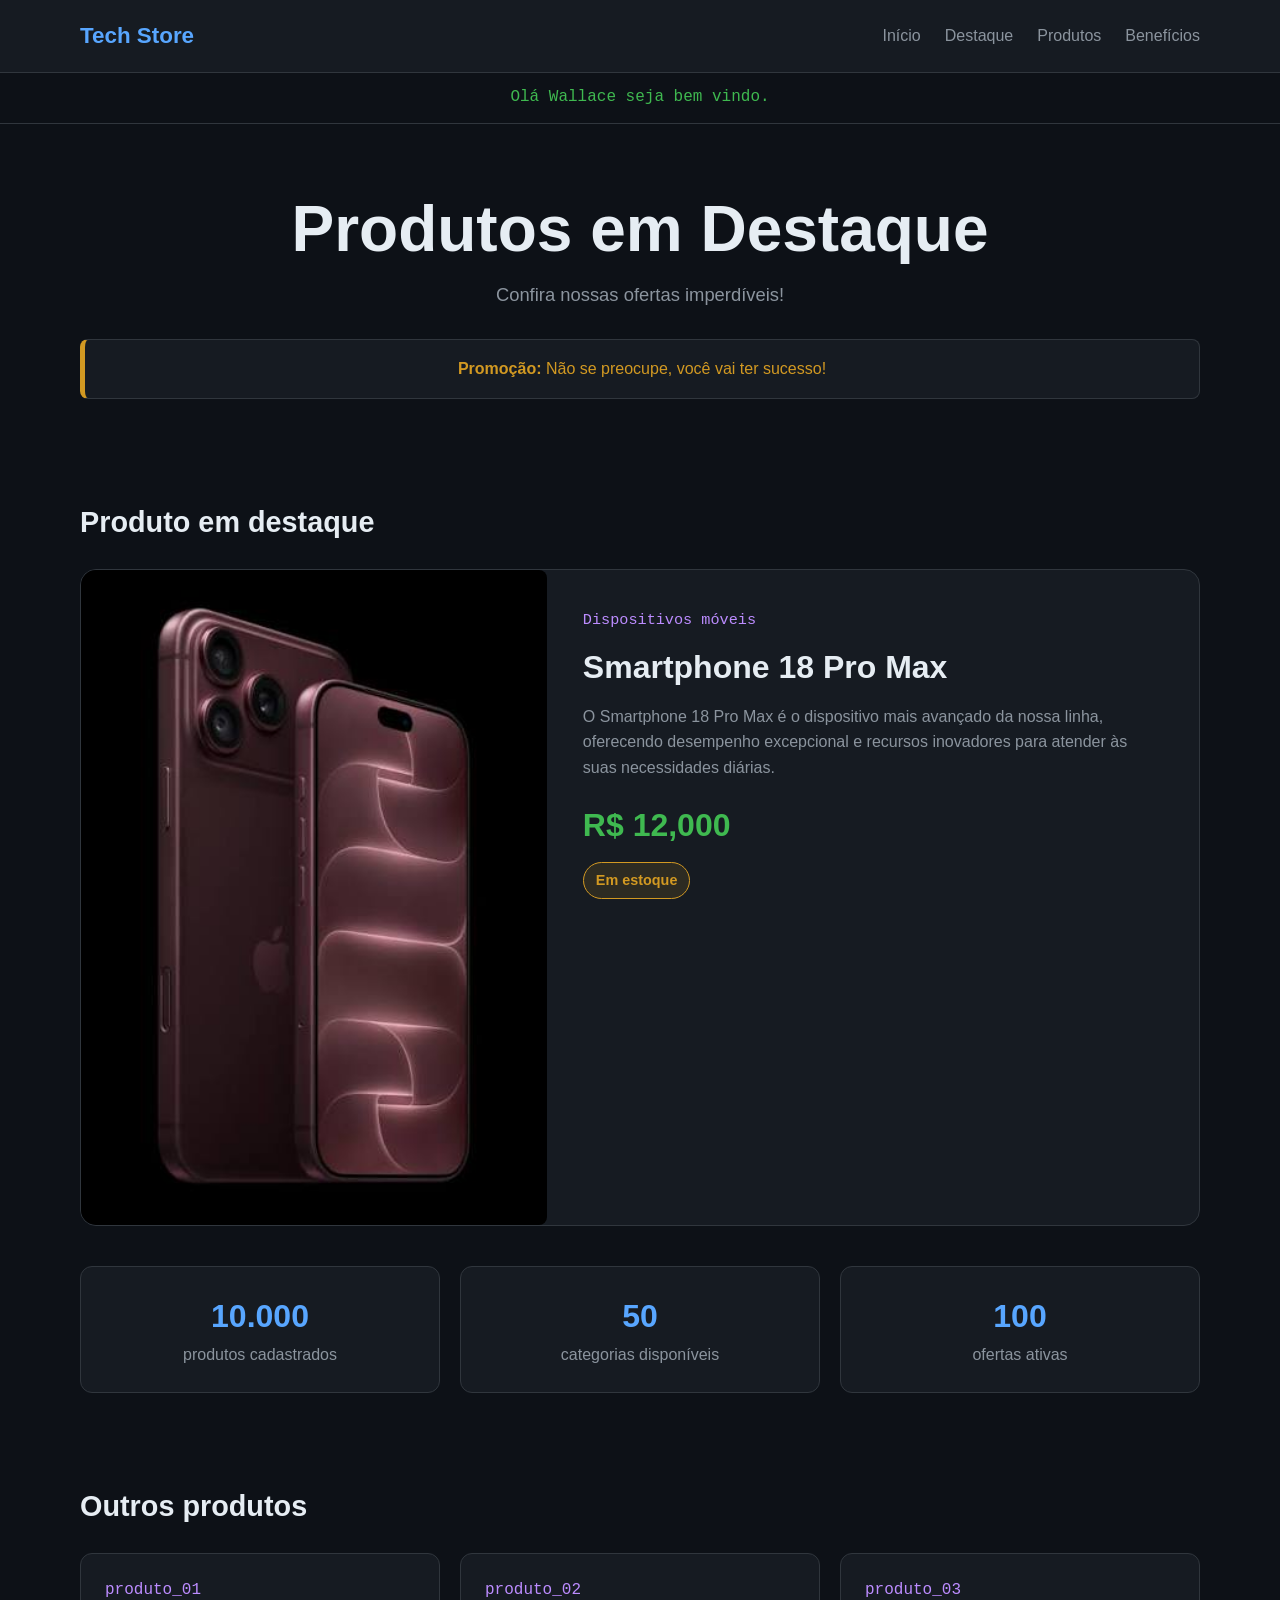
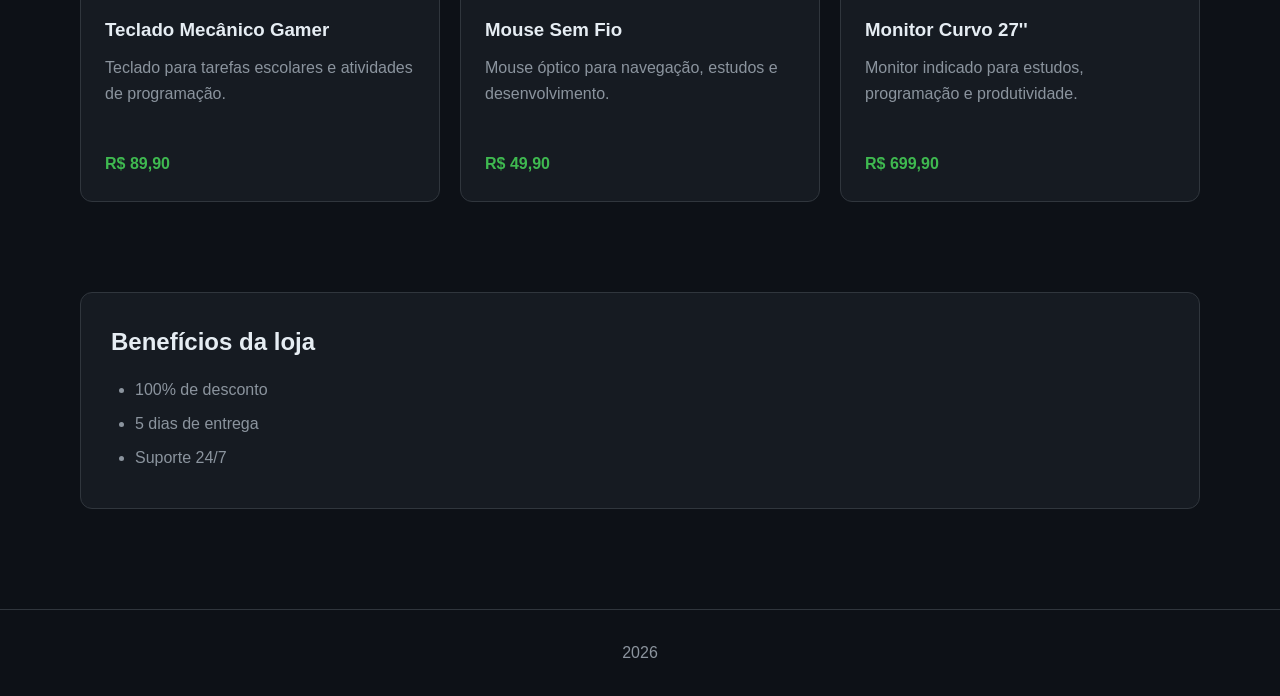
<file: atividade DON/index.html>
<!DOCTYPE html>
<html lang="pt-BR">
<head>
  <meta charset="UTF-8">
  <meta
    name="viewport"
    content="width=device-width, initial-scale=1.0"
  >

  <title>Catálogo de Tecnologia</title>

  <style>
    :root {
      --fundo: #0d1117;
      --painel: #161b22;
      --painel-claro: #21262d;
      --borda: #30363d;
      --texto: #e6edf3;
      --texto-secundario: #8b949e;
      --azul: #58a6ff;
      --verde: #3fb950;
      --amarelo: #d29922;
      --roxo: #bc8cff;
      --vermelho: #ff7b72;
    }

    * {
      box-sizing: border-box;
      margin: 0;
      padding: 0;
    }

    body {
      min-height: 100vh;
      background-color: var(--fundo);
      color: var(--texto);
      font-family: Arial, Helvetica, sans-serif;
      line-height: 1.6;
    }

    a {
      color: inherit;
      text-decoration: none;
    }

    .container {
      width: min(1120px, 90%);
      margin: 0 auto;
    }

    .cabecalho {
      border-bottom: 1px solid var(--borda);
      background-color: var(--painel);
    }

    .cabecalho-conteudo {
      min-height: 72px;
      display: flex;
      align-items: center;
      justify-content: space-between;
      gap: 30px;
    }

    .logo {
      color: var(--azul);
      font-size: 1.4rem;
      font-weight: bold;
    }

    .menu {
      display: flex;
      gap: 24px;
      list-style: none;
      color: var(--texto-secundario);
    }

    .menu a:hover {
      color: var(--texto);
    }

    .boas-vindas {
      padding: 12px 0;
      color: var(--verde);
      font-family: Consolas, monospace;
      text-align: center;
      border-bottom: 1px solid var(--borda);
    }

    .hero {
      padding: 70px 0;
      text-align: center;
    }

    .hero h1 {
      margin-bottom: 16px;
      color: var(--texto);
      font-size: clamp(2rem, 5vw, 4rem);
      line-height: 1.1;
    }

    .hero p {
      max-width: 700px;
      margin: 0 auto;
      color: var(--texto-secundario);
      font-size: 1.15rem;
    }

    .aviso {
      margin-top: 30px;
      padding: 16px 20px;
      color: var(--amarelo);
      background-color: var(--painel);
      border: 1px solid var(--borda);
      border-left: 5px solid var(--amarelo);
      border-radius: 8px;
    }

    .secao {
      padding: 30px 0 60px;
    }

    .titulo-secao {
      margin-bottom: 24px;
      font-size: 1.8rem;
    }

    .produto-destaque {
      display: grid;
      grid-template-columns: 1fr 1.4fr;
      overflow: hidden;
      background-color: var(--painel);
      border: 1px solid var(--borda);
      border-radius: 16px;
    }

    .produto-imagem {
      min-height: 340px;
      display: flex;
      align-items: center;
      justify-content: center;
      background: var(--painel-claro);
      color: var(--azul);
      font-size: 7rem;
    }

    .produto-conteudo {
      padding: 36px;
    }

    .categoria {
      color: var(--roxo);
      font-family: Consolas, monospace;
      font-size: 0.95rem;
    }

    .produto-conteudo h2 {
      margin: 10px 0;
      font-size: 2rem;
    }

    .produto-conteudo p {
      margin-bottom: 20px;
      color: var(--texto-secundario);
    }

    .preco {
      display: block;
      margin-bottom: 10px;
      color: var(--verde);
      font-size: 2rem;
      font-weight: bold;
    }

    .estoque {
      display: inline-block;
      padding: 6px 12px;
      color: var(--amarelo);
      background-color: rgba(210, 153, 34, 0.12);
      border: 1px solid var(--amarelo);
      border-radius: 20px;
      font-size: 0.9rem;
    }

    .estatisticas {
      display: grid;
      grid-template-columns: repeat(3, 1fr);
      gap: 20px;
      margin-top: 40px;
    }

    .estatistica {
      padding: 24px;
      text-align: center;
      background-color: var(--painel);
      border: 1px solid var(--borda);
      border-radius: 12px;
    }

    .estatistica strong {
      display: block;
      color: var(--azul);
      font-size: 2rem;
    }

    .estatistica span {
      color: var(--texto-secundario);
    }

    .produtos {
      display: grid;
      grid-template-columns: repeat(3, 1fr);
      gap: 20px;
    }

    .produto {
      padding: 24px;
      background-color: var(--painel);
      border: 1px solid var(--borda);
      border-radius: 12px;
    }

    .produto-codigo {
      display: block;
      margin-bottom: 12px;
      color: var(--roxo);
      font-family: Consolas, monospace;
    }

    .produto h3 {
      margin-bottom: 10px;
    }

    .produto p {
      min-height: 78px;
      color: var(--texto-secundario);
    }

    .produto-valor {
      display: block;
      margin-top: 18px;
      color: var(--verde);
      font-weight: bold;
    }

    .beneficios {
      padding: 30px;
      background-color: var(--painel);
      border: 1px solid var(--borda);
      border-radius: 12px;
    }

    .beneficios ul {
      margin-top: 16px;
      padding-left: 24px;
      color: var(--texto-secundario);
    }

    .beneficios li {
      margin-bottom: 8px;
    }

    .rodape {
      margin-top: 40px;
      padding: 30px 0;
      color: var(--texto-secundario);
      text-align: center;
      border-top: 1px solid var(--borda);
    }

    @media (max-width: 800px) {
      .cabecalho-conteudo {
        padding: 18px 0;
        flex-direction: column;
      }

      .produto-destaque {
        grid-template-columns: 1fr;
      }

      .produto-imagem {
        min-height: 220px;
      }

      .estatisticas,
      .produtos {
        grid-template-columns: 1fr;
      }
    }
            button {
            padding: 10px 20px;
            font-size: 16px;
            cursor: pointer;
            border-radius: 5px;
            
            padding: 10px 20px;
        }
        #botao-link {
            background-color: #007BFF;
            color: white;
            border: none;
        }
        #botao-link:hover {
            background-color: #0056b3;
        }
  </style>

  <script src="arquivo.js" defer></script>
</head>

<body>
  <header class="cabecalho">
    <div class="container cabecalho-conteudo">
      <a href="#" class="logo" id="nome-loja">
        CodeStore
      </a>

      <nav aria-label="Navegação principal">
        <ul class="menu">
          <li><a href="#inicio">Início</a></li>
          <li><a href="#destaque">Destaque</a></li>
          <li><a href="#produtos">Produtos</a></li>
          <li><a href="#beneficios">Benefícios</a></li>
        </ul>
      </nav>
    </div>
  </header>

  <p class="boas-vindas" id="mensagem_boas_vindas">
    Visitante conectado ao catálogo.
  </p>

  <main>
    <section class="hero" id="inicio">
      <div class="container">
        <h1 id="titulo-principal">
          Catálogo de produtos
        </h1>

        <p id="subtitulo-principal">
          Produtos para estudantes e profissionais de tecnologia.
        </p>

        <div class="aviso" id="aviso-promocao">
          Nenhuma promoção disponível no momento.
        </div>
      </div>
    </section>

    <section class="secao" id="destaque">
      <div class="container">
        <h2 class="titulo-secao" id="titulo-destaque">
          Produto em destaque
        </h2>

        <article class="produto-destaque">
          <div class="produto-imagem" aria-hidden="true">
            &lt;/&gt;
          </div>

          <div class="produto-conteudo">
            <span class="categoria" id="categoria-destaque">
              Categoria não informada
            </span>

            <h2 id="nome-produto-destaque">
              Produto sem nome
            </h2>

            <p id="descricao-produto-destaque">
              A descrição do produto ainda não foi cadastrada.
            </p>

            <span class="preco" id="preco-produto-destaque">
              R$ 0,00
            </span>

            <span class="estoque" id="status-estoque">
              Estoque não consultado
            </span>
          </div>
        </article>

        <div class="estatisticas">
          <article class="estatistica">
            <strong id="total-produtos">0</strong>
            <span>produtos cadastrados</span>
          </article>

          <article class="estatistica">
            <strong id="total-categorias">0</strong>
            <span>categorias disponíveis</span>
          </article>

          <article class="estatistica">
            <strong id="total-ofertas">0</strong>
            <span>ofertas ativas</span>
          </article>
        </div>
      </div>
    </section>

    <section class="secao" id="produtos">
      <div class="container">
        <h2 class="titulo-secao">Outros produtos</h2>

        <div class="produtos">
          <article class="produto">
            <span class="produto-codigo">produto_01</span>
            <h3 id="nome-produto-01">Teclado básico</h3>
            <p>
              Teclado para tarefas escolares e atividades de programação.
            </p>
            <span class="produto-valor">R$ 89,90</span>
          </article>

          <article class="produto">
            <span class="produto-codigo">produto_02</span>
            <h3 id="nome-produto-02">Mouse básico</h3>
            <p>
              Mouse óptico para navegação, estudos e desenvolvimento.
            </p>
            <span class="produto-valor">R$ 49,90</span>
          </article>

          <article class="produto">
            <span class="produto-codigo">produto_03</span>
            <h3 id="nome-produto-03">Monitor básico</h3>
            <p>
              Monitor indicado para estudos, programação e produtividade.
            </p>
            <span class="produto-valor">R$ 699,90</span>
          </article>
        </div>
      </div>
    </section>

    <section class="secao" id="beneficios">
      <div class="container">
        <div class="beneficios">
          <h2 id="titulo-beneficios">
            Benefícios da loja
          </h2>

          <ul id="lista-beneficios">
            <li>Benefícios ainda não cadastrados.</li>
          </ul>
        </div>
      </div>
    </section>
  </main>

  <footer class="rodape">
    <div class="container">
      <p>
        &copy; <span id="ano-atual">0000</span>
        <span id="texto-rodape">Catálogo de Tecnologia</span>
      </p>
    </div>
     <button id="botao-link">Link</button>
  </footer>
</body>
</html>
</file>
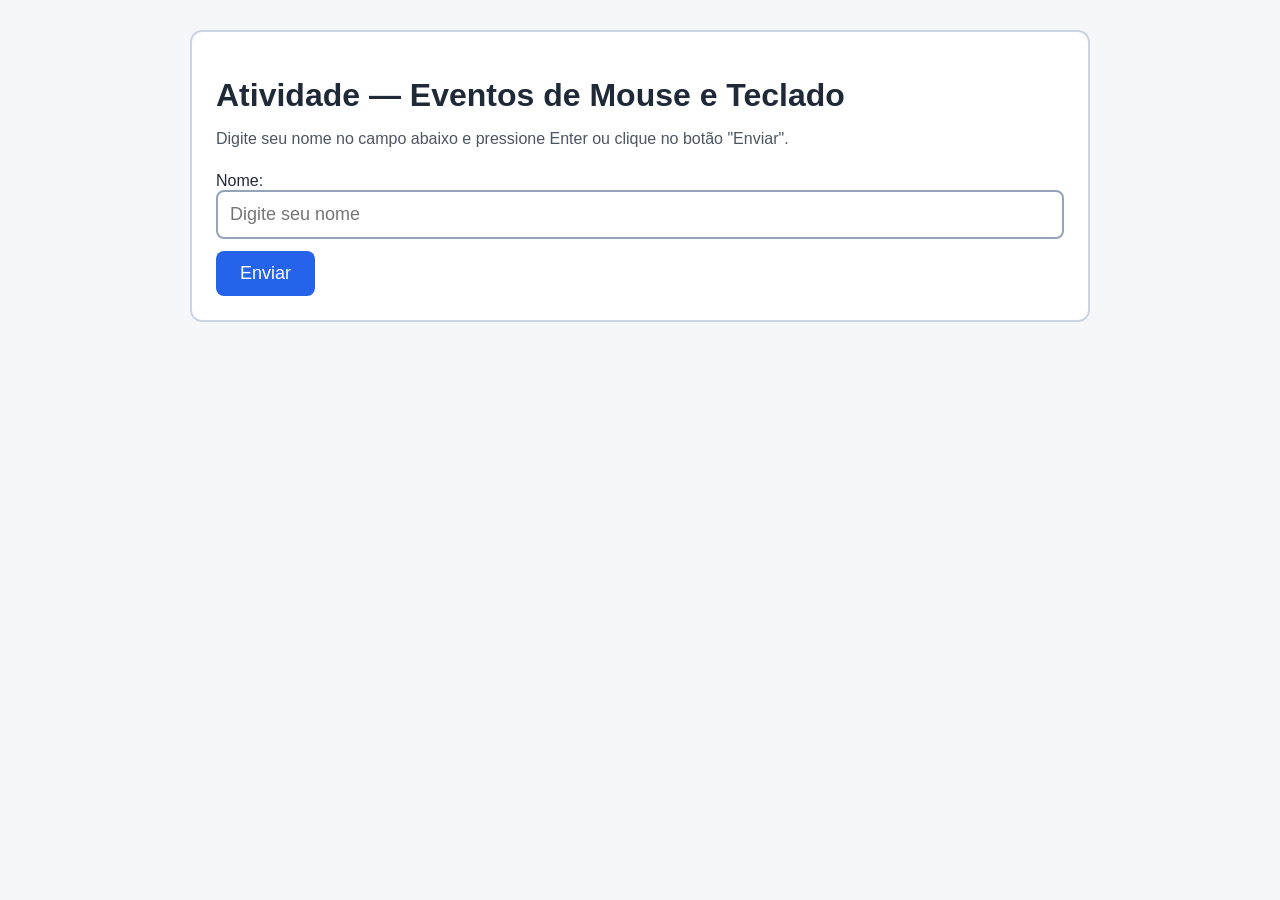
<file: atividade.front /index.html>
<!DOCTYPE html>
<html lang="pt-BR">
<head>
    <meta charset="UTF-8">
    <meta name="viewport" content="width=device-width, initial-scale=1.0">
    <title>Document</title>
    <style>
        body {
            font-family: Arial, sans-serif;
            max-width: 900px;
            margin: 30px auto;
            padding: 0 20px;
            background: #f4f6f8;
            color: #1f2937;
        }

        h1 {
            margin-bottom: 8px;
        }

        .orientacao {
            margin-bottom: 24px;
            color: #4b5563;
        }

        .painel {
            margin-bottom: 24px;
            padding: 24px;
            border: 2px solid #cbd5e1;
            border-radius: 12px;
            background: white;
        }

        #area-mouse {
            display: flex;
            align-items: center;
            justify-content: center;
            min-height: 180px;
            border: 3px dashed #2563eb;
            border-radius: 10px;
            background: #eff6ff;
            text-align: center;
            cursor: pointer;
            user-select: none;
        }

        #area-mouse.ponteiro-dentro {
            background: #dcfce7;
            border-color: #16a34a;
        }

        input {
            width: 100%;
            box-sizing: border-box;
            padding: 12px;
            border: 2px solid #94a3b8;
            border-radius: 8px;
            font-size: 18px;
        }
      #botao {
            margin-top: 12px;
            padding: 12px 24px;
            background-color: #2563eb;
            color: white;
            border: none;
            border-radius: 8px;
            font-size: 18px;
            cursor: pointer;
        }

        #botao:hover {
            background-color: #1d4ed8;
        }
    </style>
</head>
<body>
    <div class="painel">
        <h1>Atividade — Eventos de Mouse e Teclado</h1>
        <p class="orientacao">Digite seu nome no campo abaixo e pressione Enter ou clique no botão "Enviar".</p>        
    <form>
        <label for="nome">Nome:</label>
        <input type="text" id="nome" name="nome" placeholder="Digite seu nome">
        <button  id="botao" type="submit">Enviar</button>
    </form>
    </div>
    <p id="mensagem"></p>
    <script>
        const form = document.querySelector('form');
        const inputNome = document.getElementById('nome');
        const mensagem = document.getElementById('mensagem');

        form.addEventListener('submit', function(event) {
            event.preventDefault(); // Evita o envio do formulário
            const nome = inputNome.value.trim();
            if (nome) {
                mensagem.textContent = `Olá, ${nome}!`;
            } else {
                mensagem.textContent = 'Por favor, digite seu nome.';
            }
        });

   </script>
       
</body>
</html>
</file>
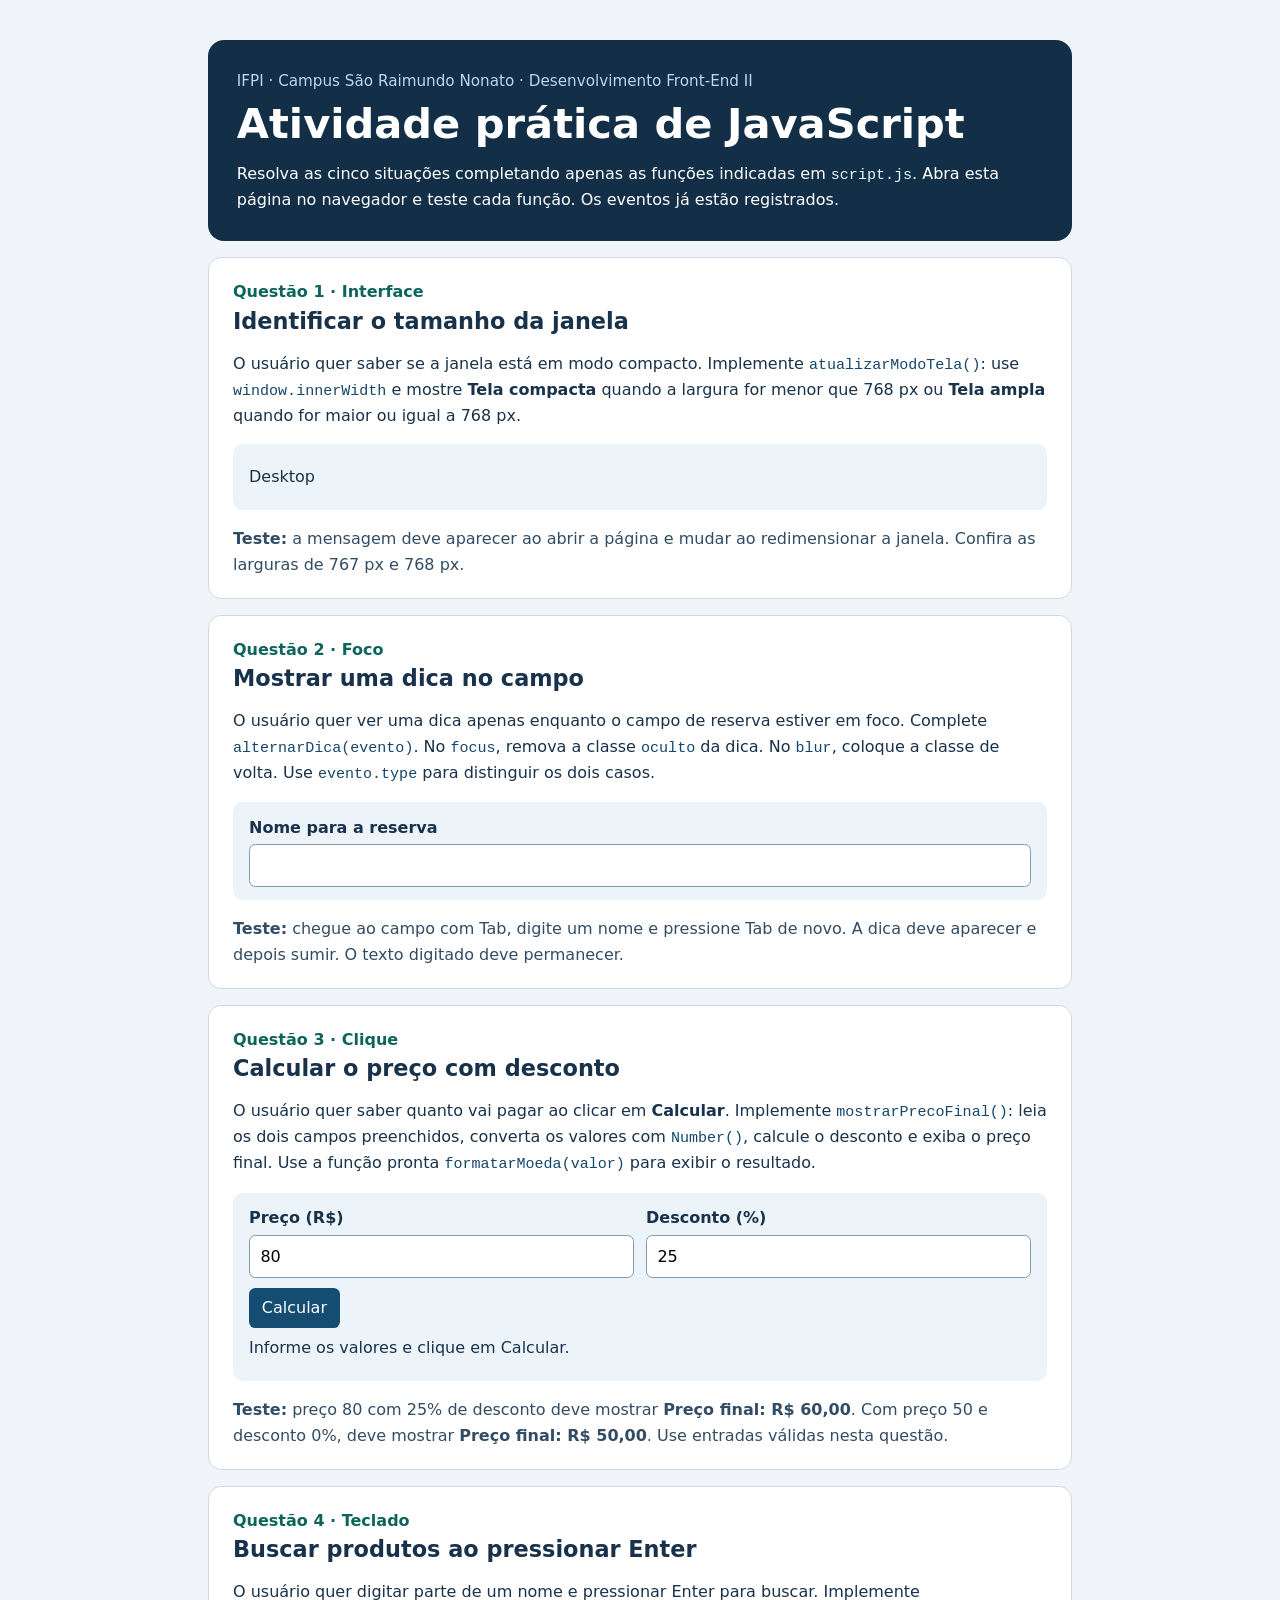
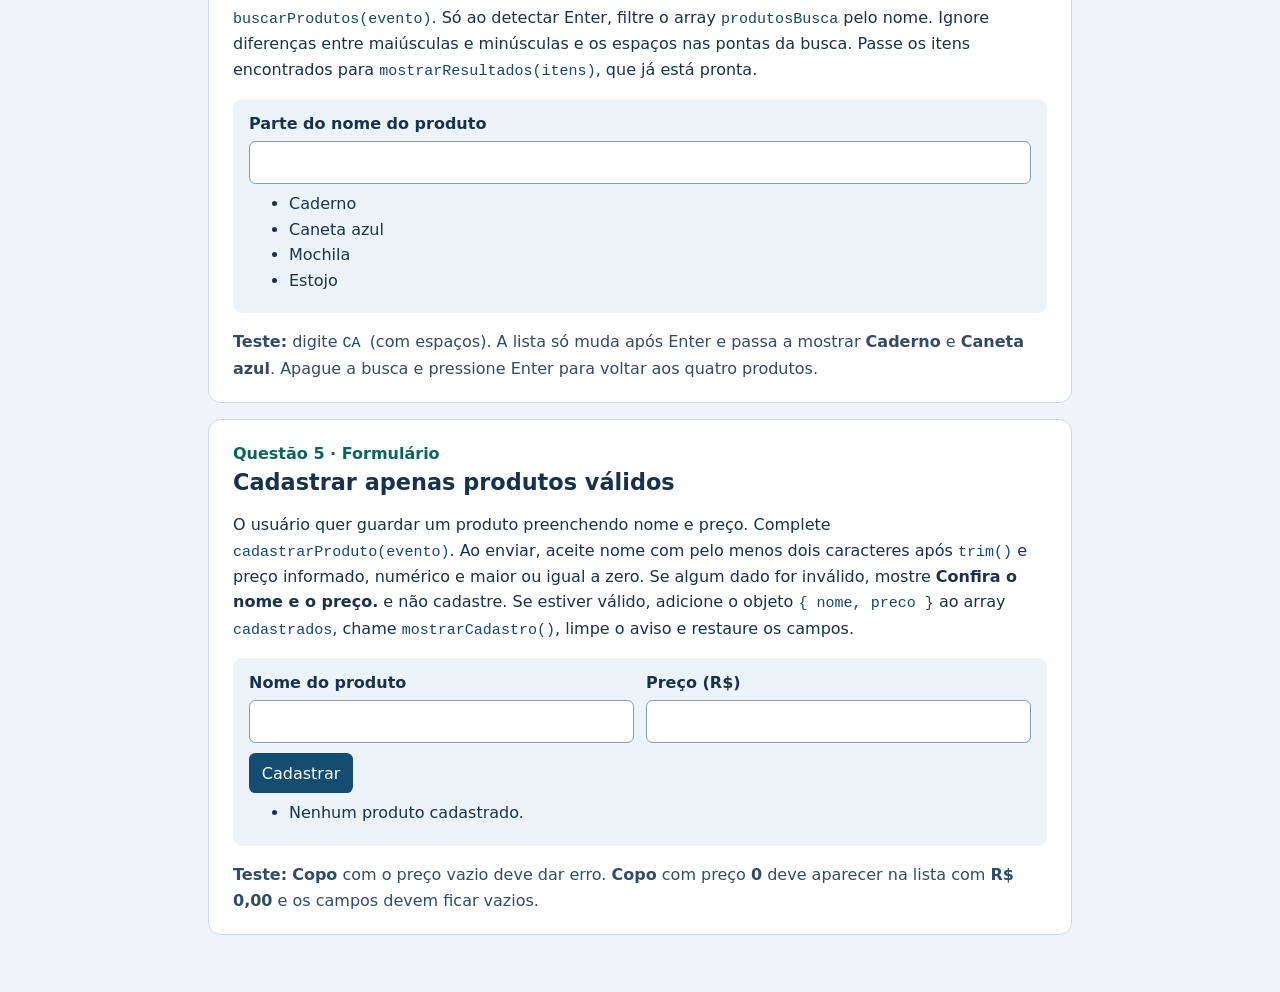
<file: atividade/09/atividade/07/catalogo_feira-f7a3f345b741471abfa50abeac5ec949/16/atividade /Atividade_5_Questoes_JavaScript/index.html>
<!doctype html>
<html lang="pt-BR">
<head>
  <meta charset="utf-8">
  <meta name="viewport" content="width=device-width, initial-scale=1">
  <title>Atividade prática de JavaScript | Front-End II</title>
  <script src="script.js" defer></script>
  <style>
    * { box-sizing: border-box; }
    body { margin: 0; background: #f1f5f9; color: #18324b; font: 1rem/1.6 system-ui, sans-serif; }
    main { width: min(100% - 2rem, 54rem); margin: 2.5rem auto 4rem; }
    header { padding: 1.8rem; border-radius: 1rem; background: #132f48; color: #fff; }
    header p, h1 { margin: 0; }
    header p + h1 { margin-top: .4rem; }
    h1 { line-height: 1.15; font-size: clamp(1.75rem, 5vw, 2.6rem); }
    header .curso { color: #b9d8ed; font-size: .95rem; }
    header .ordem { margin-top: .85rem; }
    header code { color: #e7f6ff; }
    section { margin-top: 1rem; padding: 1.3rem 1.5rem; border: 1px solid #ccd9e5; border-radius: .8rem; background: #fff; }
    .familia { margin: 0; color: #0c655d; font-weight: 700; }
    h2 { margin: .12rem 0 .5rem; font-size: 1.4rem; line-height: 1.25; }
    code { font-family: ui-monospace, monospace; font-size: .94em; color: #15466b; }
    .demo { margin-top: .8rem; padding: .8rem 1rem; border-radius: .6rem; background: #edf4f9; }
    .demo p, .demo ul { margin: .45rem 0; }
    .campos { display: grid; gap: .75rem; grid-template-columns: repeat(auto-fit, minmax(min(100%, 13rem), 1fr)); }
    label { display: block; font-weight: 600; }
    input { display: block; width: 100%; margin-top: .25rem; padding: .48rem .65rem; border: 1px solid #829bb0; border-radius: .4rem; font: inherit; }
    button { margin-top: .65rem; padding: .45rem .8rem; border: 0; border-radius: .4rem; background: #154c72; color: #fff; font: inherit; cursor: pointer; }
    :focus-visible { outline: .15rem solid #008477; outline-offset: .18rem; }
    .oculto { display: none; }
    .teste { margin-bottom: 0; color: #314c64; }
    #retorno-cadastro { color: #8e2d24; }
  </style>
</head>
<body>
  <main>
    <header>
      <p class="curso">IFPI · Campus São Raimundo Nonato · Desenvolvimento Front-End II</p>
      <h1>Atividade prática de JavaScript</h1>
      <p class="ordem">Resolva as cinco situações completando apenas as funções indicadas em <code>script.js</code>. Abra esta página no navegador e teste cada função. Os eventos já estão registrados.</p>
    </header>

    <section aria-labelledby="questao-interface">
      <p class="familia">Questão 1 · Interface</p>
      <h2 id="questao-interface">Identificar o tamanho da janela</h2>
      <p>O usuário quer saber se a janela está em modo compacto. Implemente <code>atualizarModoTela()</code>: use <code>window.innerWidth</code> e mostre <strong>Tela compacta</strong> quando a largura for menor que 768 px ou <strong>Tela ampla</strong> quando for maior ou igual a 768 px.</p>
      <div class="demo">
        <p id="modo-tela">Aguardando atualização.</p>
      </div>
      <p class="teste"><strong>Teste:</strong> a mensagem deve aparecer ao abrir a página e mudar ao redimensionar a janela. Confira as larguras de 767 px e 768 px.</p>
    </section>

    <section aria-labelledby="questao-foco">
      <p class="familia">Questão 2 · Foco</p>
      <h2 id="questao-foco">Mostrar uma dica no campo</h2>
      <p>O usuário quer ver uma dica apenas enquanto o campo de reserva estiver em foco. Complete <code>alternarDica(evento)</code>. No <code>focus</code>, remova a classe <code>oculto</code> da dica. No <code>blur</code>, coloque a classe de volta. Use <code>evento.type</code> para distinguir os dois casos.</p>
      <div class="demo">
        <label for="nome-reserva">Nome para a reserva</label>
        <input id="nome-reserva" type="text" aria-describedby="dica-reserva">
        <small id="dica-reserva" class="oculto">Digite o nome de quem vai usar a reserva.</small>
      </div>
      <p class="teste"><strong>Teste:</strong> chegue ao campo com Tab, digite um nome e pressione Tab de novo. A dica deve aparecer e depois sumir. O texto digitado deve permanecer.</p>
    </section>

    <section aria-labelledby="questao-mouse">
      <p class="familia">Questão 3 · Clique</p>
      <h2 id="questao-mouse">Calcular o preço com desconto</h2>
      <p>O usuário quer saber quanto vai pagar ao clicar em <strong>Calcular</strong>. Implemente <code>mostrarPrecoFinal()</code>: leia os dois campos preenchidos, converta os valores com <code>Number()</code>, calcule o desconto e exiba o preço final. Use a função pronta <code>formatarMoeda(valor)</code> para exibir o resultado.</p>
      <div class="demo">
        <div class="campos">
          <div>
            <label for="preco-calculo">Preço (R$)</label>
            <input id="preco-calculo" type="number" value="80" min="0" step="0.01">
          </div>
          <div>
            <label for="desconto-calculo">Desconto (%)</label>
            <input id="desconto-calculo" type="number" value="25" min="0" max="100">
          </div>
        </div>
        <button id="calcular" type="button">Calcular</button>
        <p id="resultado-calculo" role="status">Informe os valores e clique em Calcular.</p>
      </div>
      <p class="teste"><strong>Teste:</strong> preço 80 com 25% de desconto deve mostrar <strong>Preço final: R$ 60,00</strong>. Com preço 50 e desconto 0%, deve mostrar <strong>Preço final: R$ 50,00</strong>. Use entradas válidas nesta questão.</p>
    </section>

    <section aria-labelledby="questao-teclado">
      <p class="familia">Questão 4 · Teclado</p>
      <h2 id="questao-teclado">Buscar produtos ao pressionar Enter</h2>
      <p>O usuário quer digitar parte de um nome e pressionar Enter para buscar. Implemente <code>buscarProdutos(evento)</code>. Só ao detectar Enter, filtre o array <code>produtosBusca</code> pelo nome. Ignore diferenças entre maiúsculas e minúsculas e os espaços nas pontas da busca. Passe os itens encontrados para <code>mostrarResultados(itens)</code>, que já está pronta.</p>
      <div class="demo">
        <label for="busca-produtos">Parte do nome do produto</label>
        <input id="busca-produtos" type="search">
        <ul id="resultados-busca" aria-label="Resultados da busca"></ul>
      </div>
      <p class="teste"><strong>Teste:</strong> digite <code> CA </code> (com espaços). A lista só muda após Enter e passa a mostrar <strong>Caderno</strong> e <strong>Caneta azul</strong>. Apague a busca e pressione Enter para voltar aos quatro produtos.</p>
    </section>

    <section aria-labelledby="questao-formulario">
      <p class="familia">Questão 5 · Formulário</p>
      <h2 id="questao-formulario">Cadastrar apenas produtos válidos</h2>
      <p>O usuário quer guardar um produto preenchendo nome e preço. Complete <code>cadastrarProduto(evento)</code>. Ao enviar, aceite nome com pelo menos dois caracteres após <code>trim()</code> e preço informado, numérico e maior ou igual a zero. Se algum dado for inválido, mostre <strong>Confira o nome e o preço.</strong> e não cadastre. Se estiver válido, adicione o objeto <code>{ nome, preco }</code> ao array <code>cadastrados</code>, chame <code>mostrarCadastro()</code>, limpe o aviso e restaure os campos.</p>
      <div class="demo">
        <form id="form-cadastro" novalidate>
          <div class="campos">
            <div>
              <label for="nome-cadastro">Nome do produto</label>
              <input id="nome-cadastro" type="text" required minlength="2">
            </div>
            <div>
              <label for="preco-cadastro">Preço (R$)</label>
              <input id="preco-cadastro" type="number" required min="0" step="0.01">
            </div>
          </div>
          <button type="submit">Cadastrar</button>
        </form>
        <p id="retorno-cadastro" role="status"></p>
        <ul id="lista-cadastro" aria-label="Produtos cadastrados"></ul>
      </div>
      <p class="teste"><strong>Teste:</strong> <strong>Copo</strong> com o preço vazio deve dar erro. <strong>Copo</strong> com preço <strong>0</strong> deve aparecer na lista com <strong>R$ 0,00</strong> e os campos devem ficar vazios.</p>
    </section>
  </main>
</body>
</html>
</file>
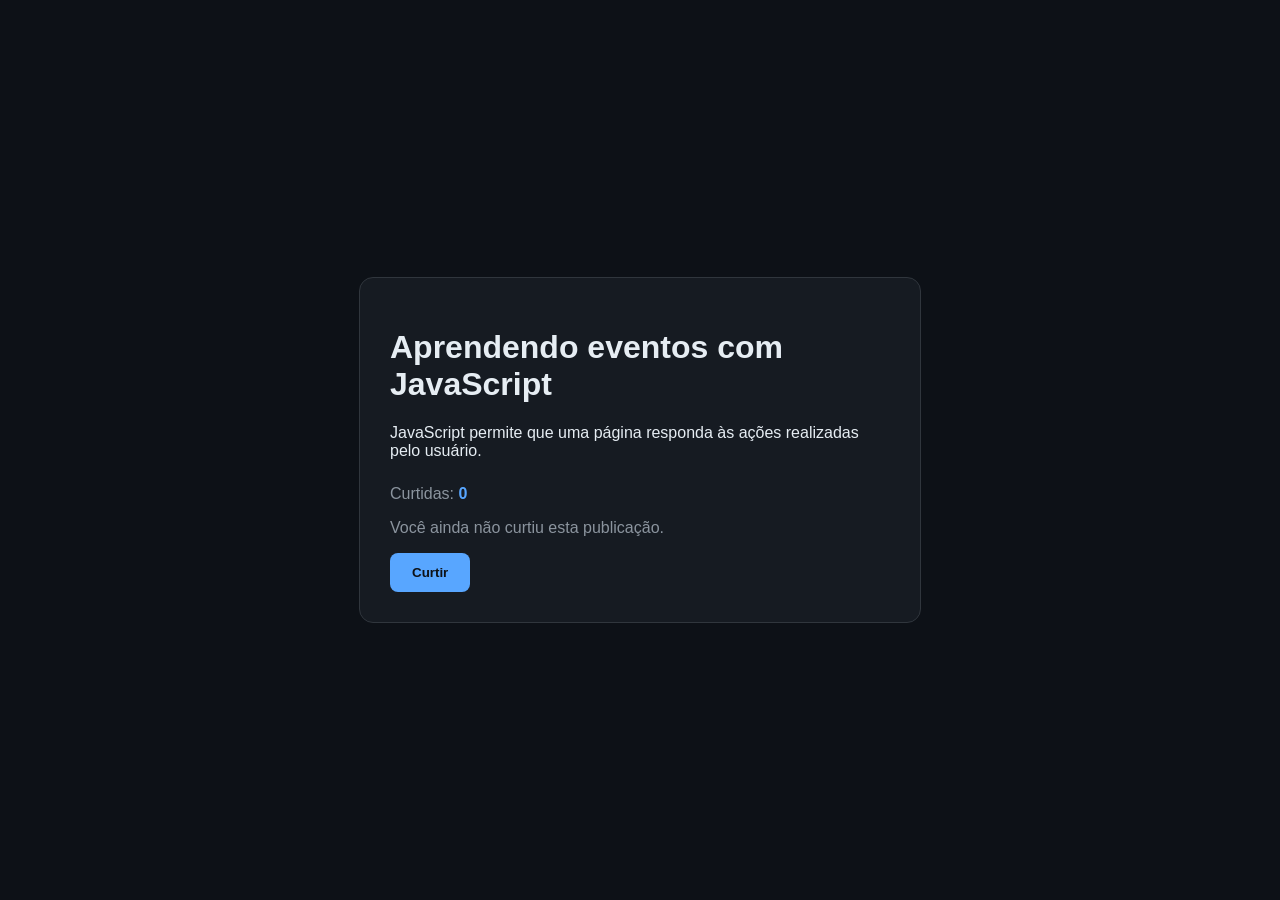
<file: indexBotao.html>
<!DOCTYPE html>
<html lang="pt-BR">
<head>
    <meta charset="UTF-8">
    <meta name="viewport" content="width=device-width, initial-scale=1.0">
    <title>Atividade de Curtida</title>
    <link rel="stylesheet" href="style.css">
 

</head>
<body>
    <main class="publicacao">
        <h1>Aprendendo eventos com JavaScript</h1>

        <p>
            JavaScript permite que uma página responda às ações
            realizadas pelo usuário.
        </p>

        <p class="contador">
            Curtidas:
            <strong id="quantidadeCurtidas">0</strong>
        </p>

        <p id="mensagem">
            Você ainda não curtiu esta publicação.
        </p>

        <button id="btnCurtir" type="button">
            Curtir
        </button>
        <script >
        const publicacao = document.querySelector(".publicacao");
        const quantidadeCurtidas = document.querySelector("#quantidadeCurtidas");
        const mensagem = document.querySelector("#mensagem");
        const btnCurtir = document.querySelector("#btnCurtir");
        
        let curtiu = false;
        let curtidas = 0;

      function alternarCurtida() {
           if (curtiu === false) {
            curtiu = true;
            curtidas = 1;
 
            quantidadeCurtidas.textContent = curtidas;
            mensagem.textContent = "Você curtiu esta publicação!";
            btnCurtir.textContent = "Descurtir";
            btnCurtir.classList.add("descurtir");
            publicacao.classList.add("curtida");
        } else {
             curtiu = false;
             curtidas = 0;

             quantidadeCurtidas.textContent = curtidas;
             mensagem.textContent = "Você ainda não curtiu esta publicação.";
             btnCurtir.textContent = "Curtir";
             btnCurtir.classList.remove("descurtir");
             publicacao.classList.remove("curtida");
           }
}

btnCurtir.addEventListener("click", alternarCurtida);
    </script>
    </main>

</body>
</html>
</file>
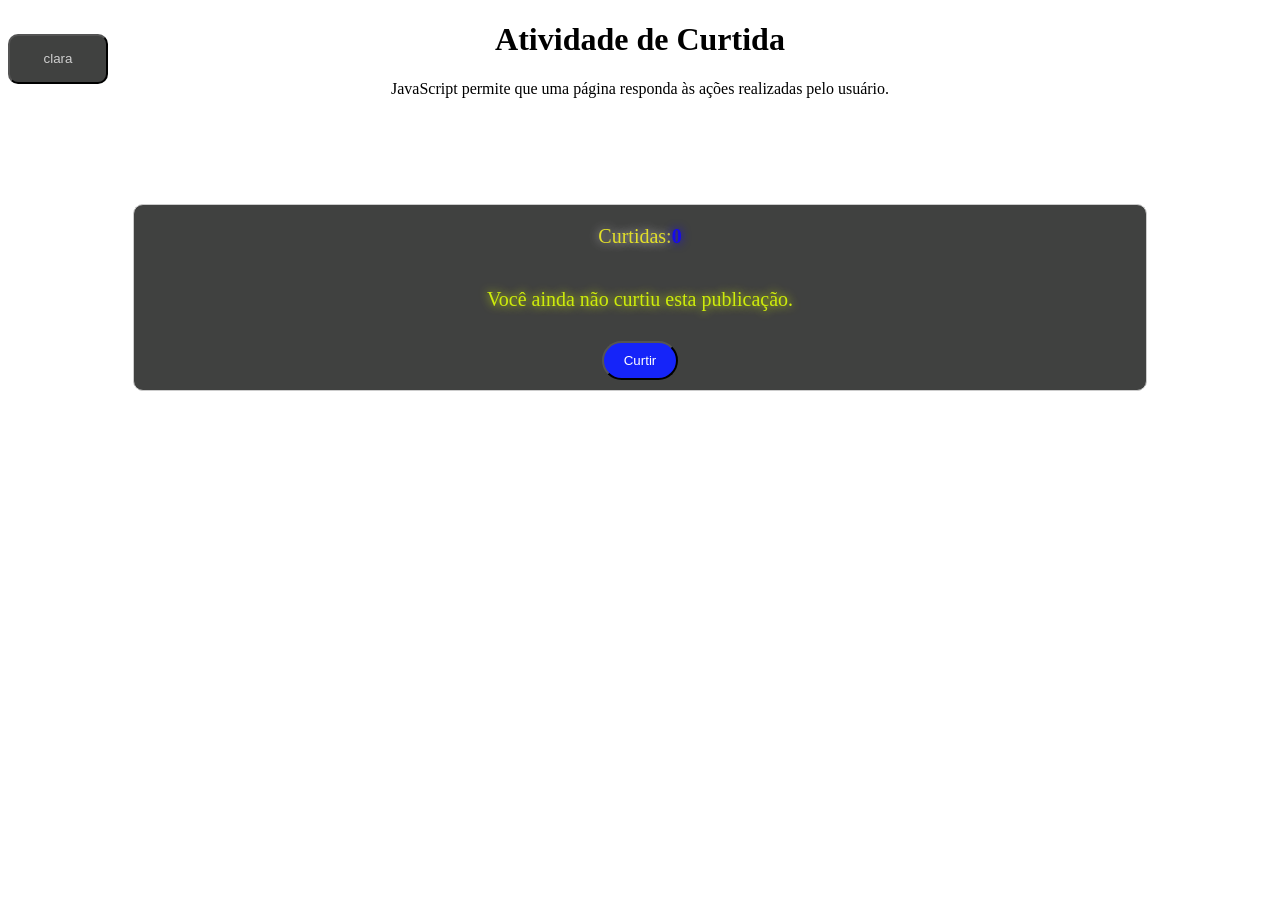
<file: indexBOTAO.html>
<!DOCTYPE html>
<html lang="pt-BR">
<head>
    <meta charset="UTF-8">
    <meta name="viewport" content="width=device-width, initial-scale=1.0">
    <title>Document</title>
   <link rel="stylesheet" href="styleB.css">
  
</head>
<body class="Pai-c">
 <header>
    <h1 id="titulo">Atividade de Curtida</h1>    
    <p id="paragrafo">JavaScript permite que uma página responda às ações realizadas pelo usuário.</p>  
    <button id="color" type="button">
            clara
    </button>                     
 </header>
 <main class="container-pai">
    <div class="publicacao">
        <p class="contador">
            Curtidas:
            <strong id="quantidadeCurtidas">0</strong>
        </p>

        <p id="mensagem">
            Você ainda não curtiu esta publicação.
        </p>

        <button id="btn-Curtir" type="button">
            Curtir
        </button>
        <script defer>
        const btnCurtir = document.querySelector("#btn-Curtir");
        const mensagem = document.querySelector("#mensagem");
        const quantidadeCurtidas = document.querySelector("#quantidadeCurtidas");
        let curtiu = false;
        let curtidas = 0;
        function NumeroDeCurtida(){
            if(curtiu === false){
            curtiu = true;
            curtidas = 1;
            mensagem.textContent = "Você curtiu esta publicação!";
            quantidadeCurtidas.textContent = curtidas;
            btnCurtir.textContent = "descurtir";
            btnCurtir.classList.add("descurtir");


            }
            else{
            curtiu = false;
            curtidas = 0;
            mensagem.textContent = "Você ainda não curtiu esta publicação.";
            quantidadeCurtidas.textContent = curtidas;
            btnCurtir.textContent = "Curtir";
            btnCurtir.classList.remove("descurtir");
            }


        }
        const Pai_c = document.querySelector(".Pai-c");
        const color = document.querySelector("#color");
        const paragrafo = document.querySelector("#paragrafo");
        const titulo = document.querySelector("#titulo");

         let cor = false;
        function CordeFundo(){
            if(cor === false){
                cor = true;
                color.textContent = "Black";
                color.classList.add("clara");
                 Pai_c.style.backgroundColor = "black";  
                 paragrafo.style.color = "blue";
                 titulo.style.color = "blue";
            }
            else {
        
        cor = false;
        color.textContent = "White";
        color.classList.remove("clara");
        Pai_c.style.backgroundColor = "white"; 
        paragrafo.style.color = "black";
        titulo.style.color = "black"
    }   
            
        }
        color.addEventListener("click", CordeFundo);
        btnCurtir.addEventListener("click", NumeroDeCurtida);

        
        
    </script>
 </main>
    
    
</body>
</html>
</file>
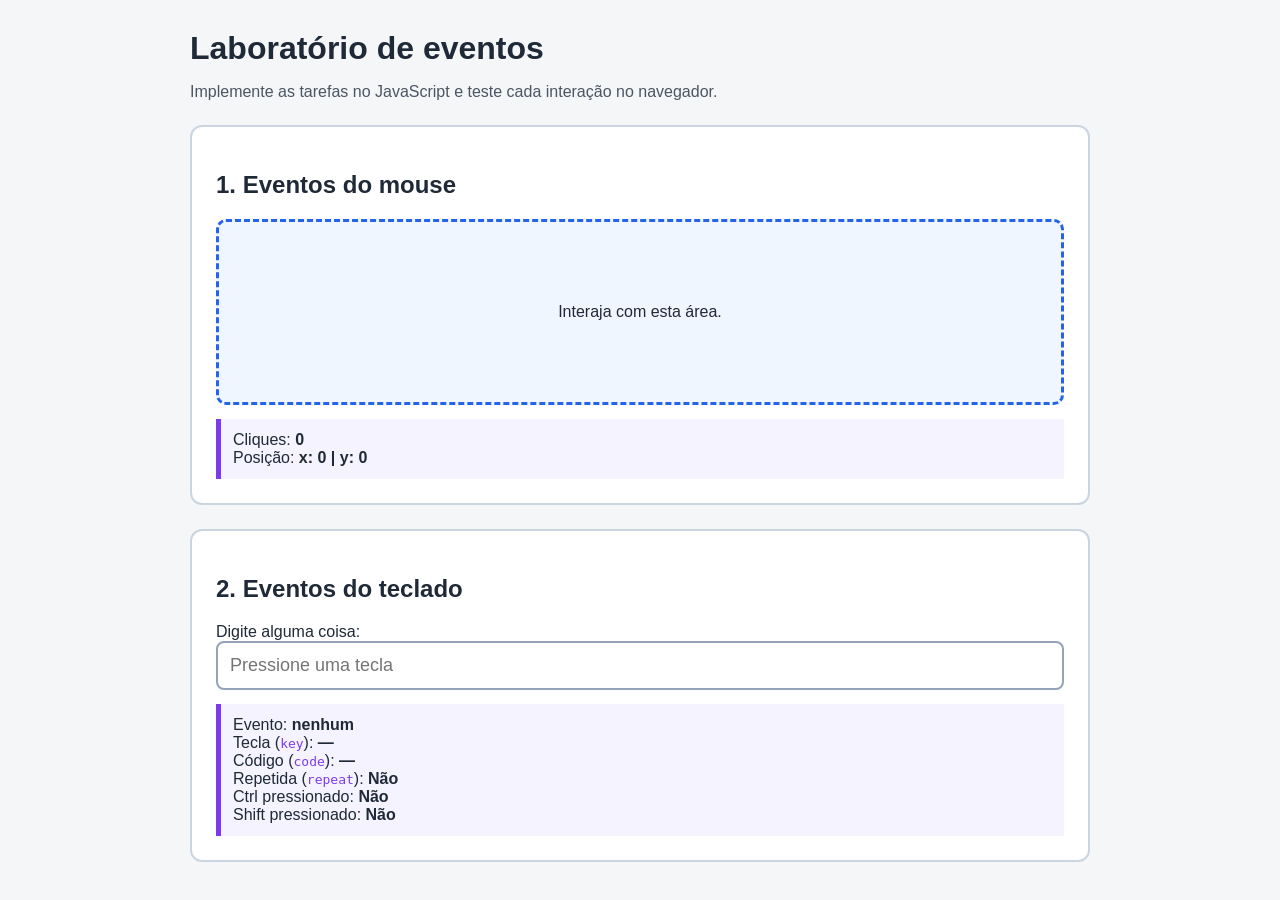
<file: atividade DON/atividade.html/atividade.html>
<!DOCTYPE html>
<html lang="pt-BR">
<head>
    <meta charset="UTF-8">
    <meta name="viewport" content="width=device-width, initial-scale=1.0">
    <title>Atividade — Eventos de Mouse e Teclado</title>

    <style>
        body {
            font-family: Arial, sans-serif;
            max-width: 900px;
            margin: 30px auto;
            padding: 0 20px;
            background: #f4f6f8;
            color: #1f2937;
        }

        h1 {
            margin-bottom: 8px;
        }

        .orientacao {
            margin-bottom: 24px;
            color: #4b5563;
        }

        .painel {
            margin-bottom: 24px;
            padding: 24px;
            border: 2px solid #cbd5e1;
            border-radius: 12px;
            background: white;
        }

        #area-mouse {
            display: flex;
            align-items: center;
            justify-content: center;
            min-height: 180px;
            border: 3px dashed #2563eb;
            border-radius: 10px;
            background: #eff6ff;
            text-align: center;
            cursor: pointer;
            user-select: none;
        }

        #area-mouse.ponteiro-dentro {
            background: #dcfce7;
            border-color: #16a34a;
        }

        input {
            width: 100%;
            box-sizing: border-box;
            padding: 12px;
            border: 2px solid #94a3b8;
            border-radius: 8px;
            font-size: 18px;
        }

        .resultado {
            margin-top: 14px;
            padding: 12px;
            border-left: 5px solid #7c3aed;
            background: #f5f3ff;
        }

        code {
            color: #7c3aed;
        }
    </style>
</head>

<body>
    <h1>Laboratório de eventos</h1>
    <p class="orientacao">
        Implemente as tarefas no JavaScript e teste cada interação no navegador.
    </p>

    <section class="painel">
        <h2>1. Eventos do mouse</h2>

        <div id="area-mouse">
            <p id="mensagem-mouse">Interaja com esta área.</p>
        </div>

        <div class="resultado">
            Cliques: <strong id="total-cliques">0</strong><br>
            Posição: <strong id="posicao-mouse">x: 0 | y: 0</strong>
        </div>
    </section>

    <section class="painel">
        <h2>2. Eventos do teclado</h2>

        <label for="campo-teclado">Digite alguma coisa:</label>
        <input id="campo-teclado" type="text" placeholder="Pressione uma tecla">

        <div class="resultado">
            Evento: <strong id="tipo-evento">nenhum</strong><br>
            Tecla (<code>key</code>): <strong id="tecla">—</strong><br>
            Código (<code>code</code>): <strong id="codigo">—</strong><br>
            Repetida (<code>repeat</code>): <strong id="repetida">Não</strong><br>
            Ctrl pressionado: <strong id="ctrl">Não</strong><br>
            Shift pressionado: <strong id="shift">Não</strong>
        </div>
    </section>

    <script>
        "use strict";

        /*
          ATIVIDADE PRÁTICA — EVENTOS DE MOUSE E TECLADO

          Regras:
          1. Não altere o HTML nem o CSS.
          2. Escreva as soluções abaixo de cada tarefa.
          3. Utilize addEventListener() em todas as tarefas.
          4. Teste cada evento no navegador.
        */

        // Selecione os elementos necessários com document.querySelector().


        // ==================== EVENTOS DO MOUSE ====================

        // 01. No evento click, aumente o número exibido em #total-cliques.
          let cliques = 0;
          const totalCliques = document.querySelector("#total-cliques");
          totalCliques.textContent = cliques;
          const areaMouse = document.querySelector("#area-mouse");
          const mensagemMouse = document.querySelector("#mensagem-mouse");
          areaMouse.addEventListener("click", function() {
            cliques++;
            totalCliques.textContent = cliques;
            mensagemMouse.textContent = "Você clicou na área!";
          });

        // 02. No evento dblclick, zere a quantidade de cliques e informe
        //     "Contador zerado" em #mensagem-mouse.
          areaMouse.addEventListener("dblclick", function() {
            cliques = 0;
            totalCliques.textContent = cliques;
            mensagemMouse.textContent = "Contador zerado";
          });
      
        
        // 03. No evento mousedown, mostre "Botão do mouse pressionado".
          areaMouse.addEventListener("mousedown", function() {
            mensagemMouse.textContent = "Botão do mouse pressionado";
            
          });

        // 04. No evento mouseup, mostre "Botão do mouse solto".
          mauseup.addEventListener("mouseup", function() {
            mensagemMouse.textContent = "Botão do mouse solto";
          });

        // 05. No evento mouseenter, adicione à área a classe ponteiro-dentro
        //     e mostre "O ponteiro entrou na área".


        // 06. No evento mouseleave, remova a classe ponteiro-dentro
        //     e mostre "O ponteiro saiu da área".


        // 07. No evento mousemove, mostre em #posicao-mouse os valores
        //     evento.offsetX e evento.offsetY.


        // 08. No evento contextmenu, impeça a abertura do menu padrão com
        //     evento.preventDefault() e mostre "Menu de contexto bloqueado".


        // =================== EVENTOS DO TECLADO ===================

        // 09. No evento keydown do campo, mostre:
        //     - "keydown" em #tipo-evento;
        //     - evento.key em #tecla;
        //     - evento.code em #codigo;
        //     - "Sim" ou "Não" em #repetida, conforme evento.repeat;
        //     - "Sim" ou "Não" em #ctrl, conforme evento.ctrlKey;
        //     - "Sim" ou "Não" em #shift, conforme evento.shiftKey.


        // 10. No evento keyup, altere somente #tipo-evento para "keyup".


        // DESAFIO OPCIONAL:
        // Ao pressionar Escape, limpe o campo e restaure os resultados
        // da seção de teclado para os valores iniciais.
    </script>
</body>
</html>
</file>
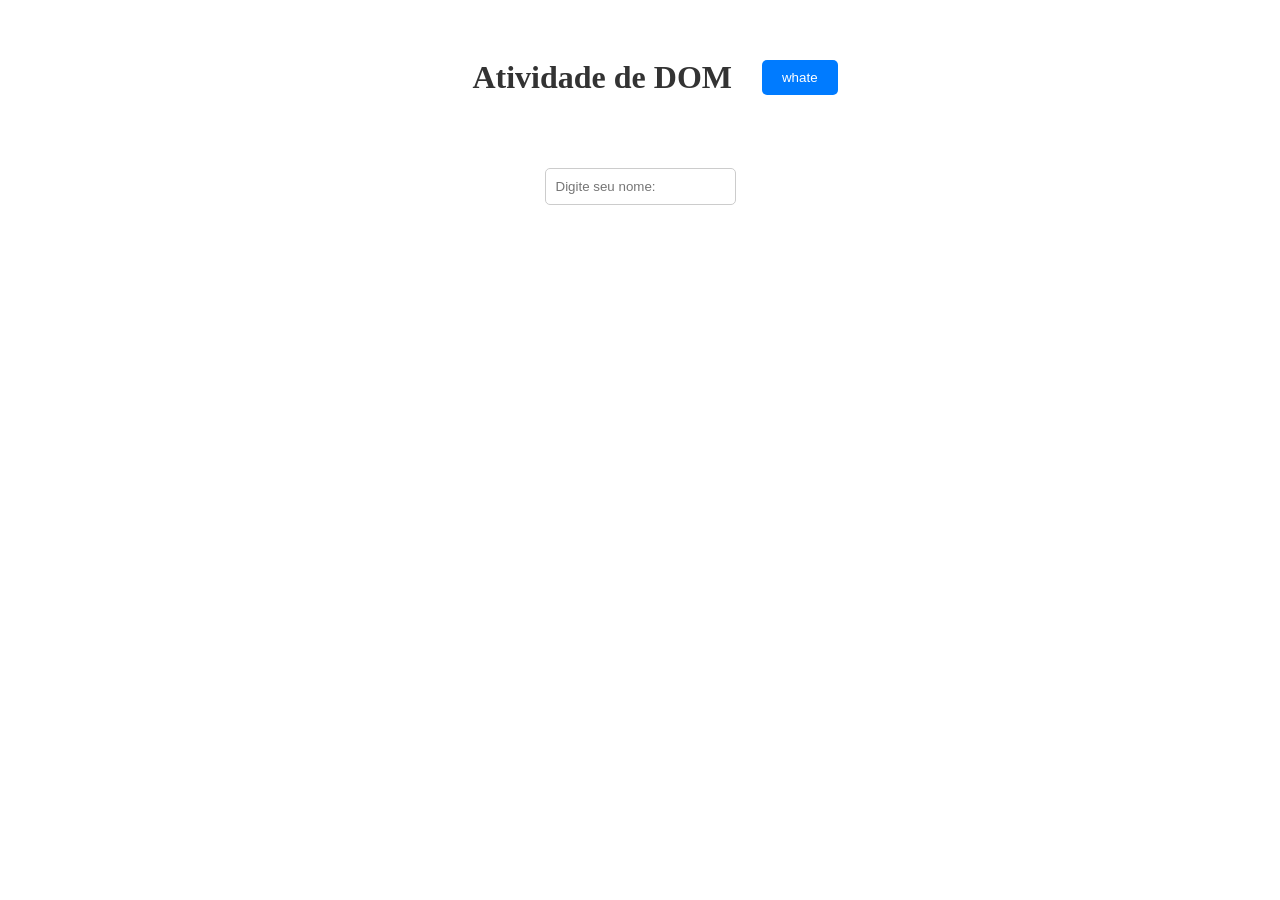
<file: atividade DON/atividade.html/indexs.html>
<!DOCTYPE html>
<html lang="en">
<head>
    <meta charset="UTF-8">
    <meta name="viewport" content="width=device-width, initial-scale=1.0">
    <link rel="stylesheet" href="style.css">
    <title>Document</title>
</head>
<body id = "body">
    <header>
        <h1>Atividade de DOM</h1>
        <section>
            <button id="btn" type="button">whate</button>
        </section>
    </header>

    <main> 
    <section id = "container-pai">
        <input type="text" id="texte-lab" placeholder="Digite seu nome: ">
        <p class="text"></p>
        <p class="text" id="tex"></p>
    </section>
    </main>

    <script>
        const input = document.querySelector("#texte-lab");
        const text = document.querySelector(".text");
       
        text.addEventListener("focus", function() {
            text.textContent = "Digite seu nome no campo acima!";
        });

        input.addEventListener("blur", function() {
            text.textContent = "Olá, " + input.value + "!";
        });
      
        const div = document.querySelector("#container-pai");
        div.addEventListener("focusin", function() {
        document.querySelector("#tex").textContent = "O foco está na div"
        });

       div.addEventListener("focusout", function() {
       document.querySelector("#tex").textContent = "O foco saiu da div"
      })
        

        // Adicionando evento de clique ao botão
        const button = document.querySelector("#btn");
        const body = document.querySelector("#body");
        const h1 = document.querySelector("h1");
        
        let click = false;
        function clicK(){
            if (click === false){
                click = true;
                body.style.backgroundColor = "black";
                button.textContent = "black";
                text.style.color = "white";
                h1.style.color = "white";
            } else {
                click = false;
                body.style.backgroundColor = "white";
                button.textContent = "whate";
                text.style.color = "black";
                h1.style.color = "black";
            }

        }
        button.addEventListener("click", clicK);
    // 
    </script>
    
</body>
</html>
</file>
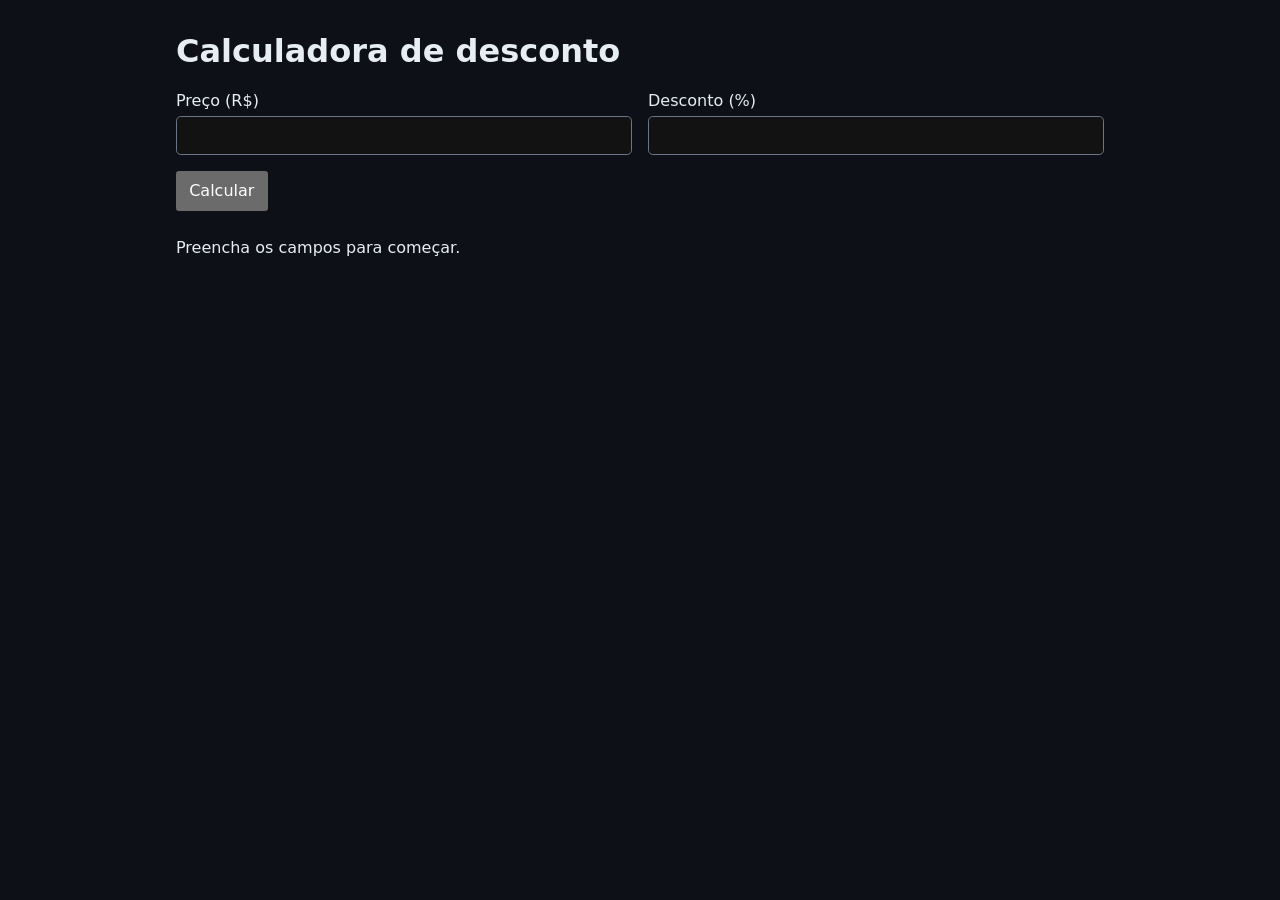
<file: atividade/07/calculadora.html>
<!doctype html>
<html lang="pt-BR">
<head>
  <meta charset="utf-8">
  <meta name="viewport" content="width=device-width, initial-scale=1">
  <title>Calculadora de desconto</title>
  <link rel="stylesheet" href="./estilos.css">
  <script src="./calculo.js" defer></script>
  <script src="./calculadora.js" defer></script>
</head>
<body>
  <main>
    <h1>Calculadora de desconto</h1>
    <div class="grade">
      <div>
        <label for="preco-calc">Preço (R$)</label>
        <input id="preco-calc" type="number" min="0" step="any">
      </div>
      <div>
        <label for="desconto-calc">Desconto (%)</label>
        <input id="desconto-calc" type="number" min="0" max="100" step="any">
      </div>
    </div>
    <button id="calcular" type="button">Calcular</button>
    <p id="saida-calc" role="status">Preencha os campos para começar.</p>
  </main>
</body>
</html>
</file>
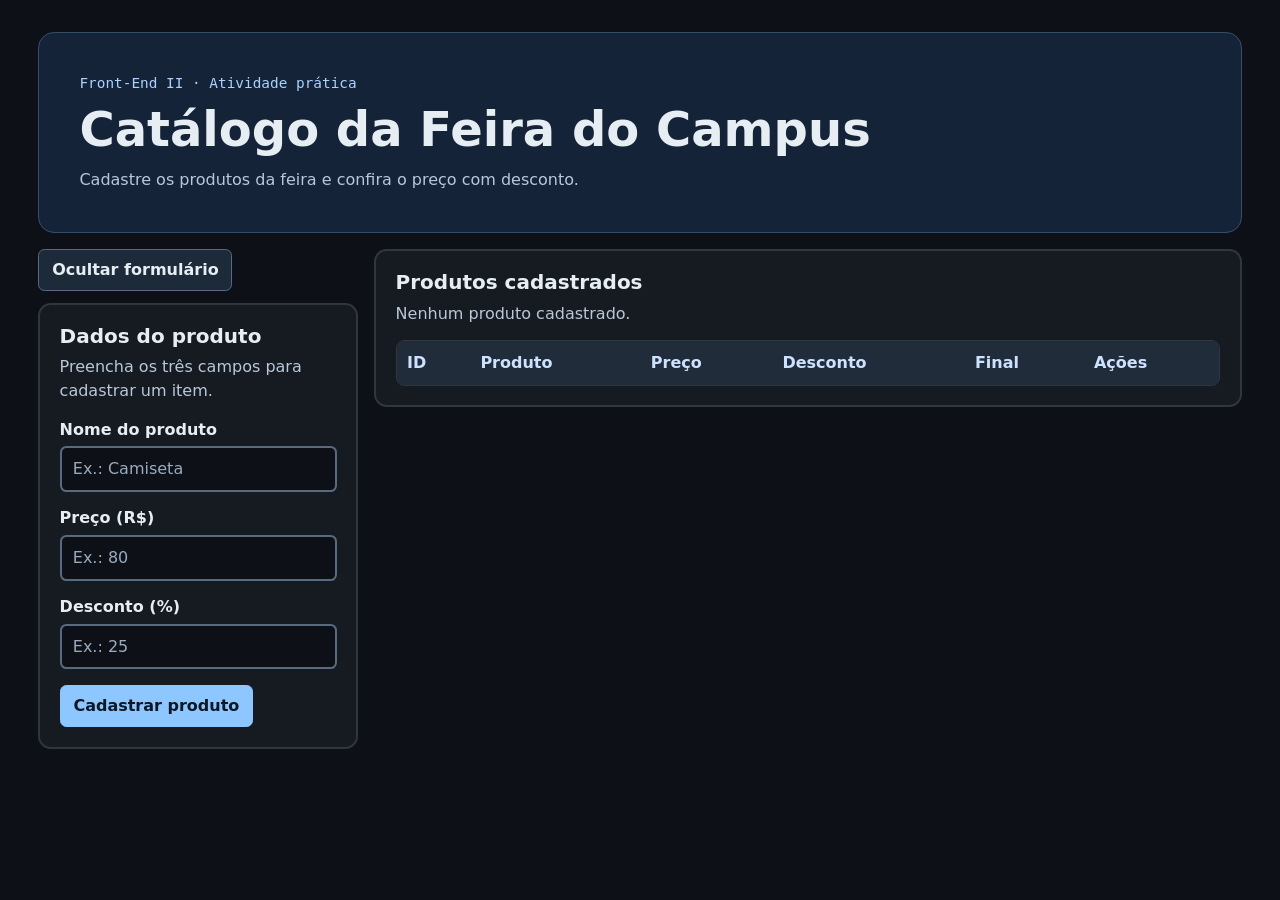
<file: atividade/09/atividade/07/catalogo_feira-f7a3f345b741471abfa50abeac5ec949/catalogo.html>
<!doctype html>
<html lang="pt-BR">
<head>
  <meta charset="utf-8">
  <meta name="viewport" content="width=device-width, initial-scale=1">
  <title>Catálogo da Feira do Campus</title>
  <script src="catalogo_feira.js" defer></script>
  <style>
    .oculto {
      display: none;
    }

    .campo-invalido{
      border-color: #ff7b72;
    }
    .modo-edicao{
      border-color: #bc8cff;
    }

    * { box-sizing: border-box; }

    body {
      margin: 0;
      color-scheme: dark;
      background: #0d1117;
      color: #e6edf3;
      font: 1rem/1.5 system-ui, sans-serif;
    }

    main {
      width: min(94%, 76rem);
      margin: 2rem auto;
    }

    .cabecalho {
      padding: clamp(1.25rem, 4vw, 2.5rem);
      border: 1px solid #354e68;
      border-radius: 1rem;
      background: #142338;
    }

    .disciplina {
      color: #a9d2ff;
      font: 0.9rem/1.4 ui-monospace, monospace;
      margin-bottom: 0.6rem;
    }

    h1, h2, p { margin: 0; }
    h1 { font-size: clamp(1.9rem, 5vw, 3rem); line-height: 1.1; }
    h2 { font-size: 1.25rem; line-height: 1.25; }
    .subtitulo { margin-top: 0.75rem; color: #b9c7d9; }

    .layout {
      display: grid;
      grid-template-columns: minmax(16rem, 20rem) minmax(0, 1fr);
      align-items: start;
      gap: 1rem;
      margin-top: 1rem;
    }

    .painel {
      min-width: 0;
      padding: 1.2rem;
      border: 2px solid #30363d;
      border-radius: 0.8rem;
      background: #161b22;
    }

    #alternar-editor { margin-bottom: 0.75rem; }
    .instrucao { color: #b9c7d9; margin-top: 0.4rem; }
    .campo { margin-top: 0.9rem; }
    label { display: block; margin-bottom: 0.3rem; font-weight: 650; }

    input {
      width: 100%;
      min-height: 2.7rem;
      padding: 0.55rem 0.7rem;
      border: 2px solid #596a7e;
      border-radius: 0.4rem;
      background: #0d1117;
      color: #e6edf3;
      font: inherit;
    }

    input::placeholder { color: #9aabbf; }
    .erro { display: block; color: #ffaaa4; margin-top: 0.25rem; }
    .erro:empty { margin-top: 0; }

    button {
      min-height: 2.5rem;
      padding: 0.5rem 0.8rem;
      border: 1px solid #8ec6ff;
      border-radius: 0.4rem;
      background: #8ec6ff;
      color: #0d1725;
      font: inherit;
      font-weight: 700;
      cursor: pointer;
    }

    button:hover { background: #bddfff; }
    .secundario, td button {
      border-color: #596a7e;
      background: #1c2a3a;
      color: #e6edf3;
    }
    .secundario:hover, td button:hover { background: #2a415b; }
    :focus-visible { outline: 3px solid #f2ca72; outline-offset: 3px; }
    #salvar { margin-top: 1rem; }
    #retorno { min-height: 1.5em; margin-top: 0.7rem; color: #c8dcf5; }

    #contagem {
      margin-top: 0.45rem;
      color: #b9c7d9;
    }

    .tabela-rolagem {
      overflow-x: auto;
      margin-top: 0.85rem;
      border: 1px solid #30363d;
      border-radius: 0.5rem;
    }

    table {
      width: 100%;
      min-width: 35rem;
      border-collapse: collapse;
      text-align: left;
    }

    th, td { padding: 0.65rem; vertical-align: middle; }
    th { background: #212c3a; color: #cde2ff; white-space: nowrap; }
    td { border-top: 1px solid #30363d; }
    td:nth-child(2) { overflow-wrap: anywhere; }
    td:nth-child(3), td:nth-child(4), td:nth-child(5) { white-space: nowrap; }
    td:last-child { white-space: nowrap; }
    td button { padding: 0.35rem 0.55rem; font-size: 0.875rem; }
    td button + button { margin-left: 0.35rem; }

    .oculto { display: none; }
    .campo-invalido { border-color: #ff7b72; }
    .modo-edicao { border-color: #bc8cff; }

    @media (max-width: 56rem) {
      main { margin: 1rem auto; }
      .layout { grid-template-columns: 1fr; }
    }
    .oculto{
      color:#ff0000;
    }
  </style>
</head>
<body>
  <main>
    <header class="cabecalho">
      <p class="disciplina">Front-End II · Atividade prática</p>
      <h1>Catálogo da Feira do Campus</h1>
      <p class="subtitulo">Cadastre os produtos da feira e confira o preço com desconto.</p>
    </header>

    <div class="layout">
      <div>
        <button id="alternar-editor" type="button" class="secundario" aria-controls="editor">
          Ocultar formulário
        </button>

        <section id="editor" class="painel" aria-labelledby="titulo-editor">
          <h2 id="titulo-editor">Dados do produto</h2>
          <p class="instrucao">Preencha os três campos para cadastrar um item.</p>

          <form id="form-produto" novalidate>
            <div class="campo">
              <label for="nome">Nome do produto</label>
              <input id="nome" name="nome" type="text" required minlength="2"
                     placeholder="Ex.: Camiseta" aria-describedby="erro-nome">
              <small id="erro-nome" class="erro"></small>
            </div>

            <div class="campo">
              <label for="preco">Preço (R$)</label>
              <input id="preco" name="preco" type="number" required min="0" step="0.01"
                     placeholder="Ex.: 80" aria-describedby="erro-preco">
              <small id="erro-preco" class="erro"></small>
            </div>

            <div class="campo">
              <label for="desconto">Desconto (%)</label>
              <input id="desconto" name="desconto" type="number" required min="0" max="100"
                     step="0.01" placeholder="Ex.: 25" aria-describedby="erro-desconto">
              <small id="erro-desconto" class="erro"></small>
            </div>

            <button id="salvar" type="submit">Cadastrar produto</button>
            
          </form>
        </section>

        <p id="retorno" role="status"></p>
      </div>

      <section class="painel" aria-labelledby="titulo-catalogo">
        <h2 id="titulo-catalogo">Produtos cadastrados</h2>
        <p id="contagem">Nenhum produto cadastrado.</p>

        <div class="tabela-rolagem" tabindex="0" role="region" aria-label="Tabela de produtos">
          <table>
            <thead>
              <tr>
                <th scope="col">ID</th>
                <th scope="col">Produto</th>
                <th scope="col">Preço</th>
                <th scope="col">Desconto</th>
                <th scope="col">Final</th>
                <th scope="col">Ações</th>
              </tr>
            </thead>
            <tbody id="linhas-produtos"></tbody>
          </table>
        </div>
      </section>
    </div>
  </main>
</body>
</html>
</file>
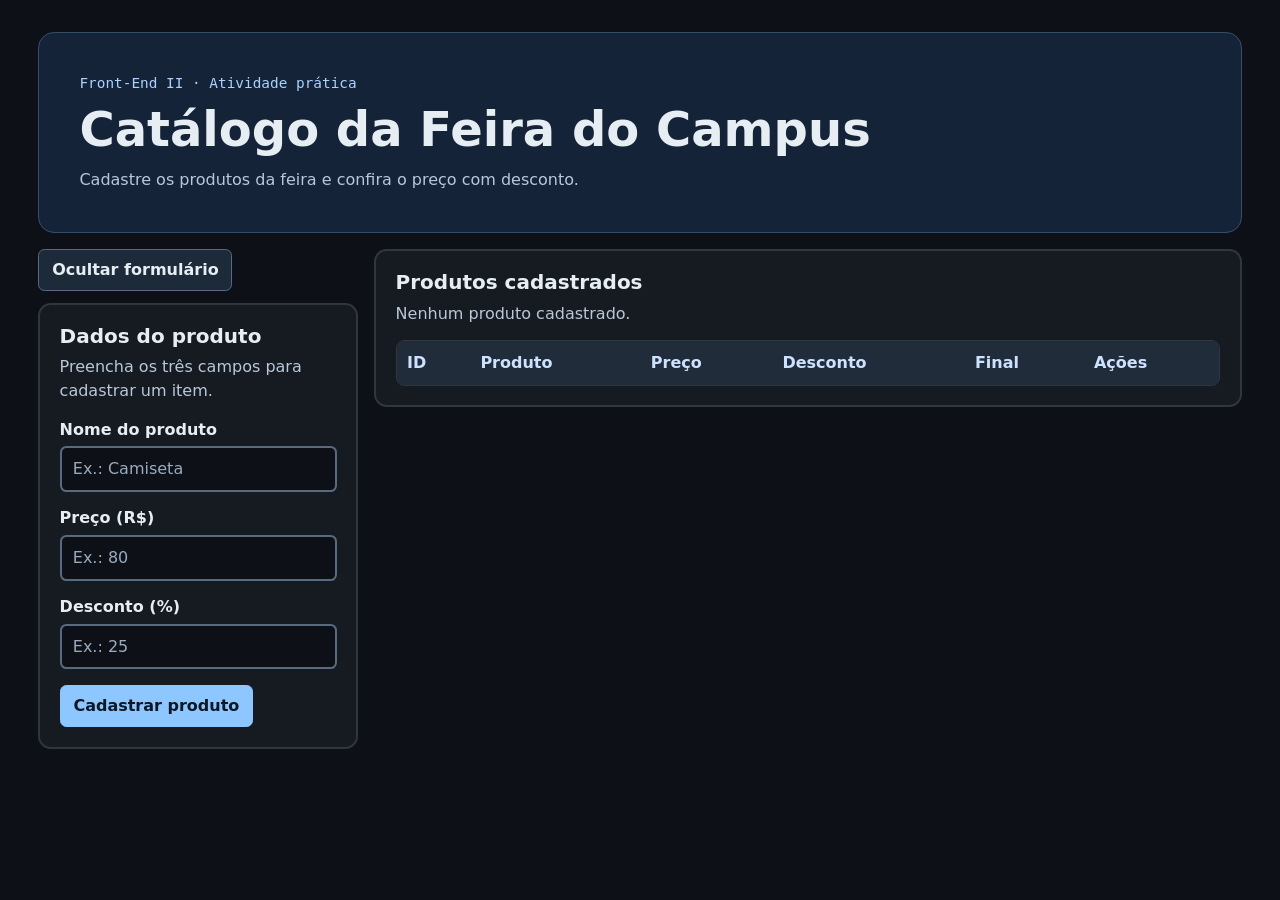
<file: atividade/09/atividade/07/catalogo_feira-f7a3f345b741471abfa50abeac5ec949/catalogo_feira.html>
<!doctype html>
<html lang="pt-BR">
<head>
  <meta charset="utf-8">
  <meta name="viewport" content="width=device-width, initial-scale=1">
  <title>Catálogo da Feira do Campus</title>
  <script src=".js" defer></script>
  <style>
    .oculto {
      display: none;
    }

    .campo-ivalido{
      border-color: #ff7b72;
    }
    .modo-edicao{
      border-color: #bc8cff;
    }

    * { box-sizing: border-box; }

    body {
      margin: 0;
      color-scheme: dark;
      background: #0d1117;
      color: #e6edf3;
      font: 1rem/1.5 system-ui, sans-serif;
    }

    main {
      width: min(94%, 76rem);
      margin: 2rem auto;
    }

    .cabecalho {
      padding: clamp(1.25rem, 4vw, 2.5rem);
      border: 1px solid #354e68;
      border-radius: 1rem;
      background: #142338;
    }

    .disciplina {
      color: #a9d2ff;
      font: 0.9rem/1.4 ui-monospace, monospace;
      margin-bottom: 0.6rem;
    }

    h1, h2, p { margin: 0; }
    h1 { font-size: clamp(1.9rem, 5vw, 3rem); line-height: 1.1; }
    h2 { font-size: 1.25rem; line-height: 1.25; }
    .subtitulo { margin-top: 0.75rem; color: #b9c7d9; }

    .layout {
      display: grid;
      grid-template-columns: minmax(16rem, 20rem) minmax(0, 1fr);
      align-items: start;
      gap: 1rem;
      margin-top: 1rem;
    }

    .painel {
      min-width: 0;
      padding: 1.2rem;
      border: 2px solid #30363d;
      border-radius: 0.8rem;
      background: #161b22;
    }

    #alternar-editor { margin-bottom: 0.75rem; }
    .instrucao { color: #b9c7d9; margin-top: 0.4rem; }
    .campo { margin-top: 0.9rem; }
    label { display: block; margin-bottom: 0.3rem; font-weight: 650; }

    input {
      width: 100%;
      min-height: 2.7rem;
      padding: 0.55rem 0.7rem;
      border: 2px solid #596a7e;
      border-radius: 0.4rem;
      background: #0d1117;
      color: #e6edf3;
      font: inherit;
    }

    input::placeholder { color: #9aabbf; }
    .erro { display: block; color: #ffaaa4; margin-top: 0.25rem; }
    .erro:empty { margin-top: 0; }

    button {
      min-height: 2.5rem;
      padding: 0.5rem 0.8rem;
      border: 1px solid #8ec6ff;
      border-radius: 0.4rem;
      background: #8ec6ff;
      color: #0d1725;
      font: inherit;
      font-weight: 700;
      cursor: pointer;
    }

    button:hover { background: #bddfff; }
    .secundario, td button {
      border-color: #596a7e;
      background: #1c2a3a;
      color: #e6edf3;
    }
    .secundario:hover, td button:hover { background: #2a415b; }
    :focus-visible { outline: 3px solid #f2ca72; outline-offset: 3px; }
    #salvar { margin-top: 1rem; }
    #retorno { min-height: 1.5em; margin-top: 0.7rem; color: #c8dcf5; }

    #contagem {
      margin-top: 0.45rem;
      color: #b9c7d9;
    }

    .tabela-rolagem {
      overflow-x: auto;
      margin-top: 0.85rem;
      border: 1px solid #30363d;
      border-radius: 0.5rem;
    }

    table {
      width: 100%;
      min-width: 35rem;
      border-collapse: collapse;
      text-align: left;
    }

    th, td { padding: 0.65rem; vertical-align: middle; }
    th { background: #212c3a; color: #cde2ff; white-space: nowrap; }
    td { border-top: 1px solid #30363d; }
    td:nth-child(2) { overflow-wrap: anywhere; }
    td:nth-child(3), td:nth-child(4), td:nth-child(5) { white-space: nowrap; }
    td:last-child { white-space: nowrap; }
    td button { padding: 0.35rem 0.55rem; font-size: 0.875rem; }
    td button + button { margin-left: 0.35rem; }

    .oculto { display: none; }
    .campo-invalido { border-color: #ff7b72; }
    .modo-edicao { border-color: #bc8cff; }

    @media (max-width: 56rem) {
      main { margin: 1rem auto; }
      .layout { grid-template-columns: 1fr; }
    }
    .oculto{
      color:#ff0000;
    }
  </style>
</head>
<body>
  <main>
    <header class="cabecalho">
      <p class="disciplina">Front-End II · Atividade prática</p>
      <h1>Catálogo da Feira do Campus</h1>
      <p class="subtitulo">Cadastre os produtos da feira e confira o preço com desconto.</p>
    </header>

    <div class="layout">
      <div>
        <button id="alternar-editor" type="button" class="secundario" aria-controls="editor">
          Ocultar formulário
        </button>

        <section id="editor" class="painel" aria-labelledby="titulo-editor">
          <h2 id="titulo-editor">Dados do produto</h2>
          <p class="instrucao">Preencha os três campos para cadastrar um item.</p>

          <form id="form-produto" novalidate>
            <div class="campo">
              <label for="nome">Nome do produto</label>
              <input id="nome" name="nome" type="text" required minlength="2"
                     placeholder="Ex.: Camiseta" aria-describedby="erro-nome">
              <small id="erro-nome" class="erro"></small>
            </div>

            <div class="campo">
              <label for="preco">Preço (R$)</label>
              <input id="preco" name="preco" type="number" required min="0" step="0.01"
                     placeholder="Ex.: 80" aria-describedby="erro-preco">
              <small id="erro-preco" class="erro"></small>
            </div>

            <div class="campo">
              <label for="desconto">Desconto (%)</label>
              <input id="desconto" name="desconto" type="number" required min="0" max="100"
                     step="0.01" placeholder="Ex.: 25" aria-describedby="erro-desconto">
              <small id="erro-desconto" class="erro"></small>
            </div>

            <button id="salvar" type="submit">Cadastrar produto</button>
          </form>
        </section>

        <p id="retorno" role="status"></p>
      </div>

      <section class="painel" aria-labelledby="titulo-catalogo">
        <h2 id="titulo-catalogo">Produtos cadastrados</h2>
        <p id="contagem">Nenhum produto cadastrado.</p>

        <div class="tabela-rolagem" tabindex="0" role="region" aria-label="Tabela de produtos">
          <table>
            <thead>
              <tr>
                <th scope="col">ID</th>
                <th scope="col">Produto</th>
                <th scope="col">Preço</th>
                <th scope="col">Desconto</th>
                <th scope="col">Final</th>
                <th scope="col">Ações</th>
              </tr>
            </thead>
            <tbody id="linhas-produtos"></tbody>
          </table>
        </div>
      </section>
    </div>
  </main>
</body>
</html>
</file>
<file: style.css>
body {
    min-height: 100vh;
    display: grid;
    place-items: center;
    margin: 0;
    color: #e6edf3;
    background: #0d1117;
    font-family: Arial, sans-serif;
}

.publicacao {
    width: min(500px, 85%);
    padding: 30px;
    background: #161b22;
    border: 1px solid #30363d;
    border-radius: 14px;
}

.publicacao.curtida {
    border-color: #ff7b72;
}

.contador {
    margin-top: 25px;
    color: #8b949e;
}

#quantidadeCurtidas {
    color: #58a6ff;
}

#mensagem {
    color: #8b949e;
}

button {
    padding: 12px 22px;
    color: #0d1117;
    background: #58a6ff;
    border: none;
    border-radius: 8px;
    font-weight: bold;
    cursor: pointer;
}

button:hover {
    filter: brightness(1.15);
}

button.descurtir {
    color: #ffffff;
    background: #ff7b72;
}
</file>
<file: styleB.css>
.publicacao {
  display: flex;
  flex-direction: column;
  align-items: center;
  justify-content: center;
  margin-top: 20px;
  margin-bottom: 20px;
  border: 1px solid #ccc;
  background-color: #404140;
  border-radius: 10px;
  width: 80%;
}
.publicacao:hover{
    border:#0d1a99 2px solid;
}
#btn-Curtir {
  display: block;
  margin: 10px auto;
  padding: 10px 20px;
  background-color: #1524f9;
  color: #fff;
  text-decoration: none;
  border-radius: 100px;
}
#btn-Curtir:hover {
  background-color: #0d1a99;
}
main {
  display: flex;
  flex-direction: column;
  align-items: center;
  justify-content: center;
  margin-top: 20px;
  margin-bottom: 20px;
}
h1,p{
   display: flex;
   justify-content: center;
  align-items: center;
}
#mensagem{
    color: #cdeb0b;
    font-size: 20px;
    text-shadow: #cdeb0b 0px 0px 10px;

}
.contador{
    color: #cdeb0b;
    font-size: 20px;
    text-shadow: #cdeb0b 0px 0px 10px;

}

#quantidadeCurtidas{
    color: #160beb;
    font-size: 20px;
    text-shadow: #160beb 0px 0px 10px;

}


#color{
    position: relative;
    bottom: 80px;
    background-color: #404140;
    color: #cecece;
    width: 100px;
    height: 50px;
    border-radius:10px ;
}

#color:hover{
    background-color: #1524f9;
}

.publicacao p{
    color: #cecece;
    font-size: 20px;
    text-shadow: #cecece 0px 0px 10px;
    border-radius: 3px; color: #e3e029;
}
</file>
<file: atividade DON/atividade.html/style.css>
header{
    display: flex;
    justify-content: center;
    align-items: center;
}

h1{
    font-size: 2rem;
    color: #333;
    padding: 30px;
}

#btn{
    border-radius: 5px;
    padding: 10px 20px;
    background-color: #007bff;
    color: #fff;
    border: none;
    cursor: pointer;
}
#btn:hover{
    background-color: #007ab3;
}

#container-pai{
    display: flex;
    justify-content: center;
    flex-direction: column;
    align-items: center;
    margin-top: 20px;

}
#texte-lab{
    padding: 10px;
    border-radius: 5px;
    border: 1px solid #ccc;
    margin-bottom: 10px;
}
</file>
<file: atividade/07/estilos.css>
:root {
  color-scheme: dark;
  font-family: system-ui, sans-serif;
  color: #e6edf3;
  background: #0d1117;
}

* {
  box-sizing: border-box;
}

body {
  margin: 0;
}

main {
  width: min(94%, 58rem);
  margin: 2rem auto;
}

.painel {
  padding: 1rem;
  margin: 1rem 0;
  border: 1px solid #46505b;
}

.grade {
  display: grid;
  grid-template-columns: repeat(2, 1fr);
  gap: 1rem;
}

label,
small {
  display: block;
}

input,
button {
  font: inherit;
  margin: .35rem 0 .65rem;
  padding: .55rem .7rem;
}

input {
  width: 100%;
  border: 1px solid #697786;
  border-radius: .3rem;
}

button {
  cursor: pointer;
}

:focus-visible {
  outline: 3px solid #58a6ff;
  outline-offset: 3px;
}

.erro {
  color: #ffb4ac;
  min-height: 1em;
  margin-bottom: .6rem;
}

.tabela {
  overflow-x: auto;
}

table {
  width: 100%;
  border-collapse: collapse;
}

caption,
th,
td {
  padding: .65rem;
  text-align: left;
}

th,
td {
  border-bottom: 1px solid #46505b;
}

td button {
  margin: .15rem;
}

@media (max-width: 34rem) {
  .grade {
    grid-template-columns: 1fr;
  }
}
</file>
